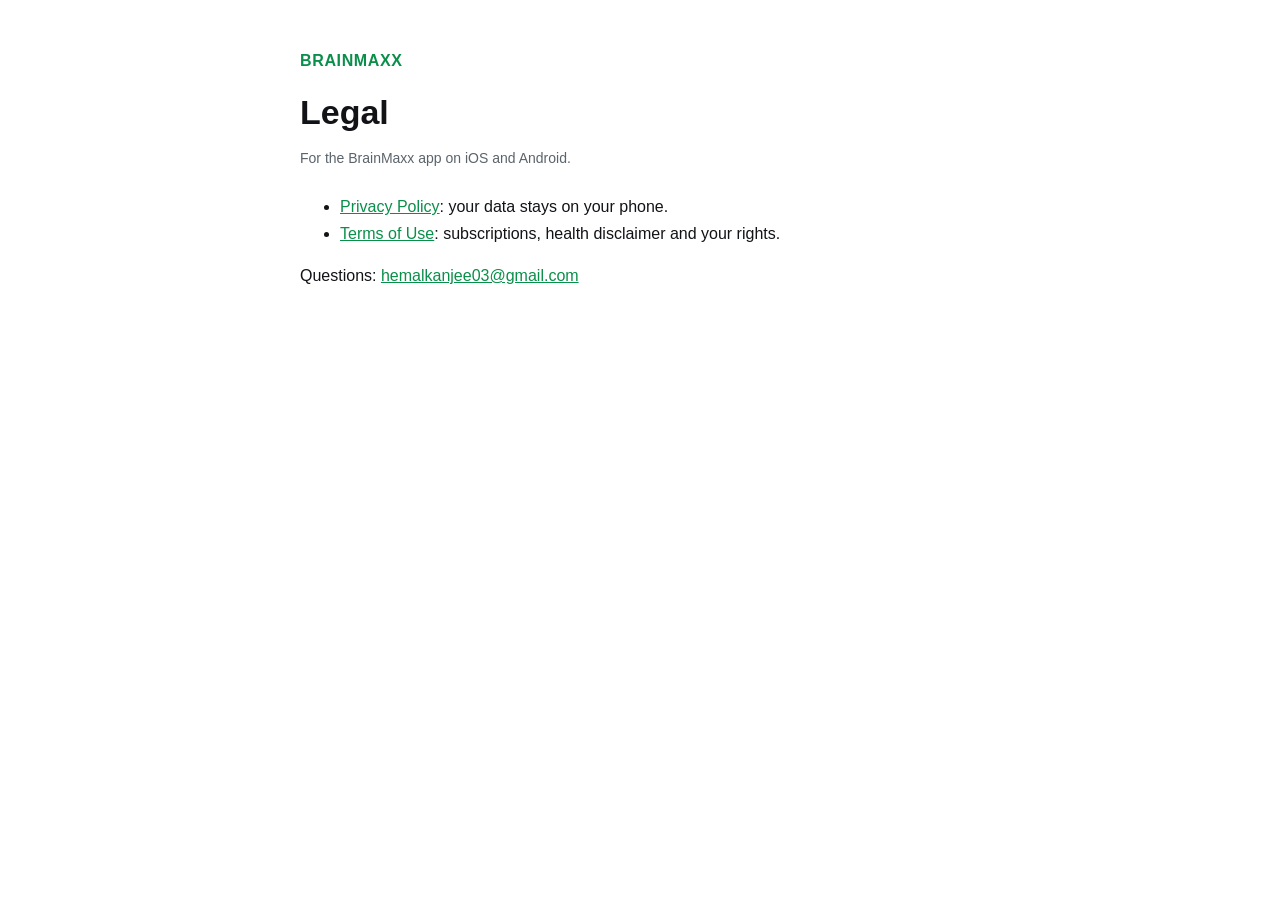
<file: index.html>
<!doctype html>
<html lang="en">
<head>
<meta charset="utf-8">
<meta name="viewport" content="width=device-width, initial-scale=1">
<title>BrainMaxx Legal</title>
<meta name="description" content="Privacy Policy and Terms of Use for the BrainMaxx app.">
<link rel="stylesheet" href="style.css">
</head>
<body>
<main>
<a class="brand" href="index.html">BRAINMAXX</a>
<h1>Legal</h1>
<p class="meta">For the BrainMaxx app on iOS and Android.</p>
<ul>
<li><a href="privacy.html">Privacy Policy</a>: your data stays on your phone.</li>
<li><a href="terms.html">Terms of Use</a>: subscriptions, health disclaimer and your rights.</li>
</ul>
<p>Questions: <a href="mailto:hemalkanjee03@gmail.com">hemalkanjee03@gmail.com</a></p>
</main>
</body>
</html>
</file>
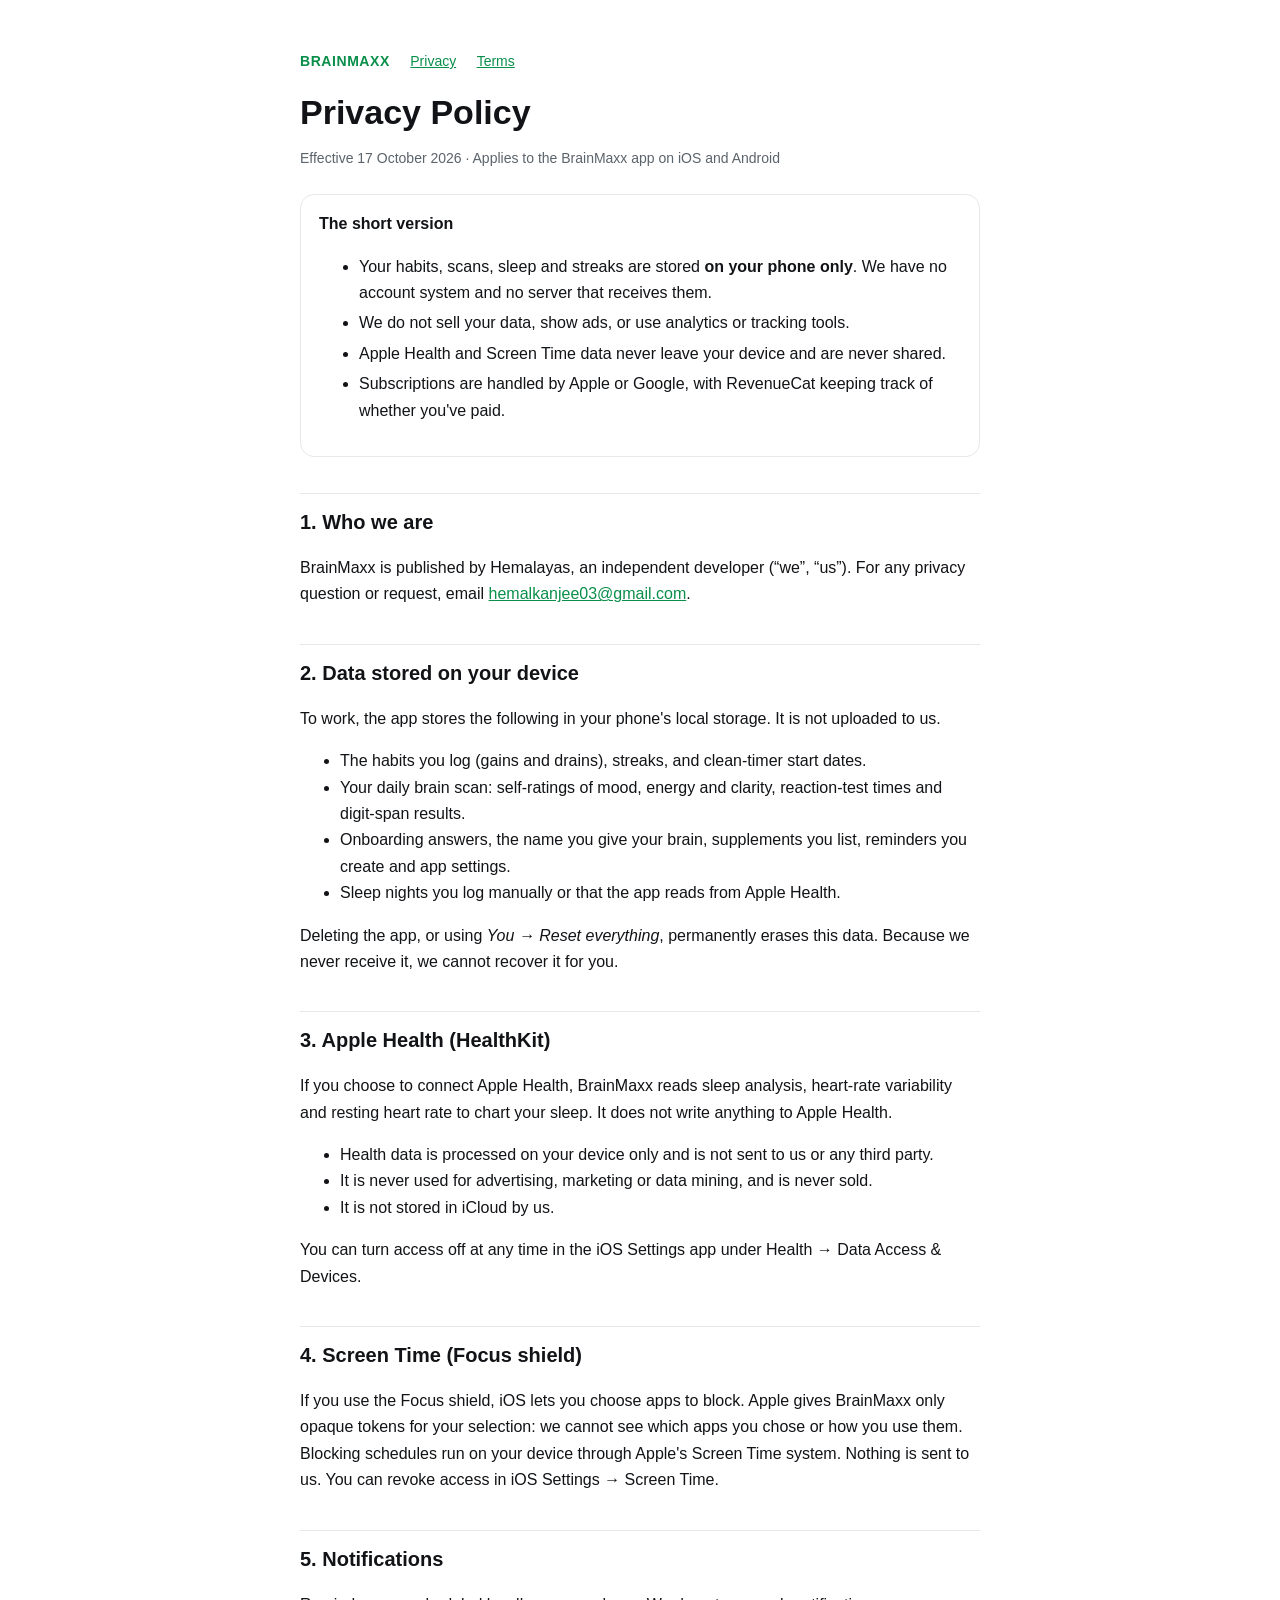
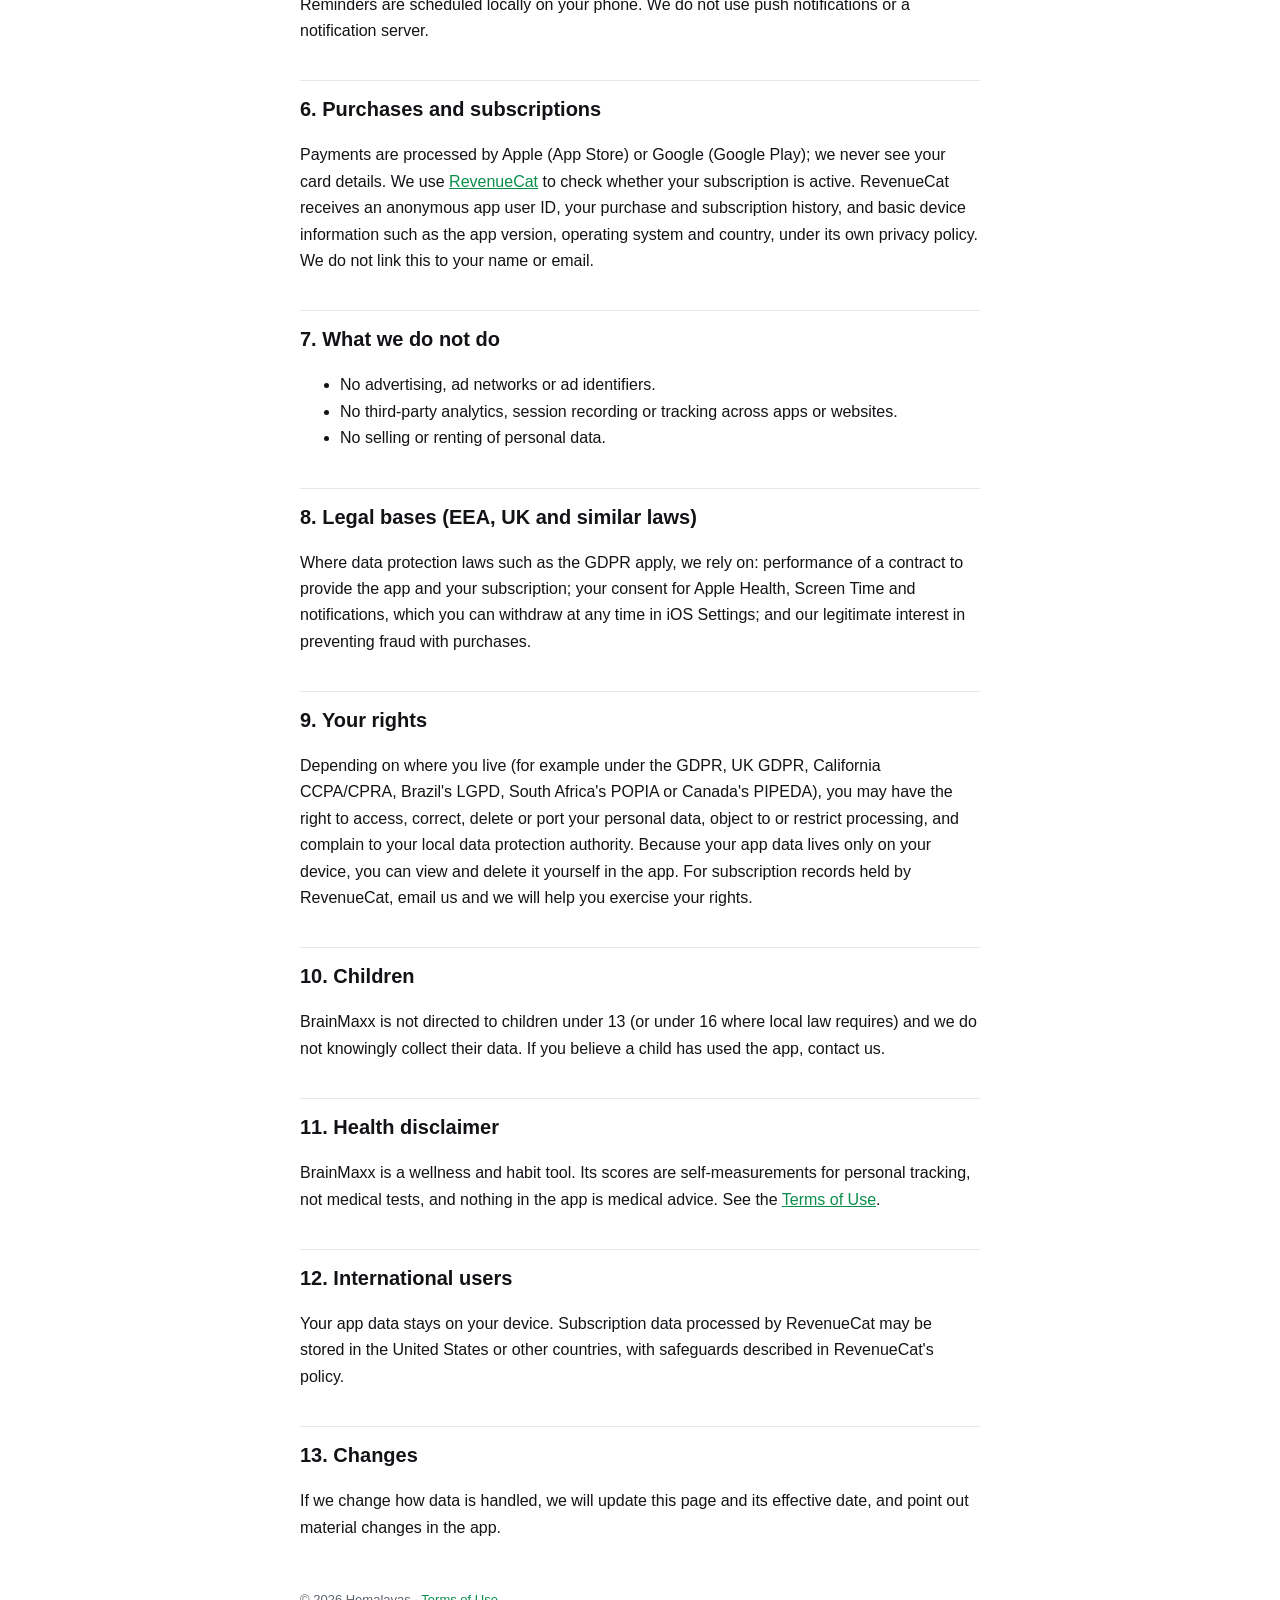
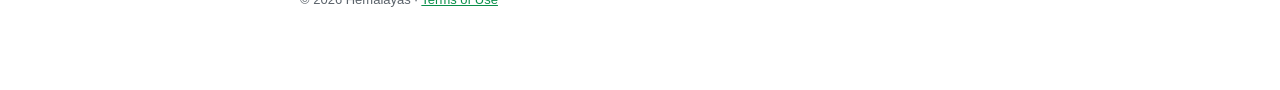
<file: privacy.html>
<!doctype html>
<html lang="en">
<head>
<meta charset="utf-8">
<meta name="viewport" content="width=device-width, initial-scale=1">
<title>BrainMaxx Privacy Policy</title>
<meta name="description" content="How the BrainMaxx app handles your data.">
<link rel="stylesheet" href="style.css">
</head>
<body>
<main>
<nav><a class="brand" href="index.html">BRAINMAXX</a> <a href="privacy.html">Privacy</a> <a href="terms.html">Terms</a></nav>
<h1>Privacy Policy</h1>
<p class="meta">Effective 17 October 2026 · Applies to the BrainMaxx app on iOS and Android</p>

<div class="summary">
<strong>The short version</strong>
<ul>
<li>Your habits, scans, sleep and streaks are stored <strong>on your phone only</strong>. We have no account system and no server that receives them.</li>
<li>We do not sell your data, show ads, or use analytics or tracking tools.</li>
<li>Apple Health and Screen Time data never leave your device and are never shared.</li>
<li>Subscriptions are handled by Apple or Google, with RevenueCat keeping track of whether you've paid.</li>
</ul>
</div>

<h2>1. Who we are</h2>
<p>BrainMaxx is published by Hemalayas, an independent developer (“we”, “us”). For any privacy question or request, email <a href="mailto:hemalkanjee03@gmail.com">hemalkanjee03@gmail.com</a>.</p>

<h2>2. Data stored on your device</h2>
<p>To work, the app stores the following in your phone's local storage. It is not uploaded to us.</p>
<ul>
<li>The habits you log (gains and drains), streaks, and clean-timer start dates.</li>
<li>Your daily brain scan: self-ratings of mood, energy and clarity, reaction-test times and digit-span results.</li>
<li>Onboarding answers, the name you give your brain, supplements you list, reminders you create and app settings.</li>
<li>Sleep nights you log manually or that the app reads from Apple Health.</li>
</ul>
<p>Deleting the app, or using <em>You → Reset everything</em>, permanently erases this data. Because we never receive it, we cannot recover it for you.</p>

<h2>3. Apple Health (HealthKit)</h2>
<p>If you choose to connect Apple Health, BrainMaxx reads sleep analysis, heart-rate variability and resting heart rate to chart your sleep. It does not write anything to Apple Health.</p>
<ul>
<li>Health data is processed on your device only and is not sent to us or any third party.</li>
<li>It is never used for advertising, marketing or data mining, and is never sold.</li>
<li>It is not stored in iCloud by us.</li>
</ul>
<p>You can turn access off at any time in the iOS Settings app under Health → Data Access &amp; Devices.</p>

<h2>4. Screen Time (Focus shield)</h2>
<p>If you use the Focus shield, iOS lets you choose apps to block. Apple gives BrainMaxx only opaque tokens for your selection: we cannot see which apps you chose or how you use them. Blocking schedules run on your device through Apple's Screen Time system. Nothing is sent to us. You can revoke access in iOS Settings → Screen Time.</p>

<h2>5. Notifications</h2>
<p>Reminders are scheduled locally on your phone. We do not use push notifications or a notification server.</p>

<h2>6. Purchases and subscriptions</h2>
<p>Payments are processed by Apple (App Store) or Google (Google Play); we never see your card details. We use <a href="https://www.revenuecat.com/privacy">RevenueCat</a> to check whether your subscription is active. RevenueCat receives an anonymous app user ID, your purchase and subscription history, and basic device information such as the app version, operating system and country, under its own privacy policy. We do not link this to your name or email.</p>

<h2>7. What we do not do</h2>
<ul>
<li>No advertising, ad networks or ad identifiers.</li>
<li>No third-party analytics, session recording or tracking across apps or websites.</li>
<li>No selling or renting of personal data.</li>
</ul>

<h2>8. Legal bases (EEA, UK and similar laws)</h2>
<p>Where data protection laws such as the GDPR apply, we rely on: performance of a contract to provide the app and your subscription; your consent for Apple Health, Screen Time and notifications, which you can withdraw at any time in iOS Settings; and our legitimate interest in preventing fraud with purchases.</p>

<h2>9. Your rights</h2>
<p>Depending on where you live (for example under the GDPR, UK GDPR, California CCPA/CPRA, Brazil's LGPD, South Africa's POPIA or Canada's PIPEDA), you may have the right to access, correct, delete or port your personal data, object to or restrict processing, and complain to your local data protection authority. Because your app data lives only on your device, you can view and delete it yourself in the app. For subscription records held by RevenueCat, email us and we will help you exercise your rights.</p>

<h2>10. Children</h2>
<p>BrainMaxx is not directed to children under 13 (or under 16 where local law requires) and we do not knowingly collect their data. If you believe a child has used the app, contact us.</p>

<h2>11. Health disclaimer</h2>
<p>BrainMaxx is a wellness and habit tool. Its scores are self-measurements for personal tracking, not medical tests, and nothing in the app is medical advice. See the <a href="terms.html">Terms of Use</a>.</p>

<h2>12. International users</h2>
<p>Your app data stays on your device. Subscription data processed by RevenueCat may be stored in the United States or other countries, with safeguards described in RevenueCat's policy.</p>

<h2>13. Changes</h2>
<p>If we change how data is handled, we will update this page and its effective date, and point out material changes in the app.</p>

<footer>© 2026 Hemalayas · <a href="terms.html">Terms of Use</a></footer>
</main>
</body>
</html>
</file>
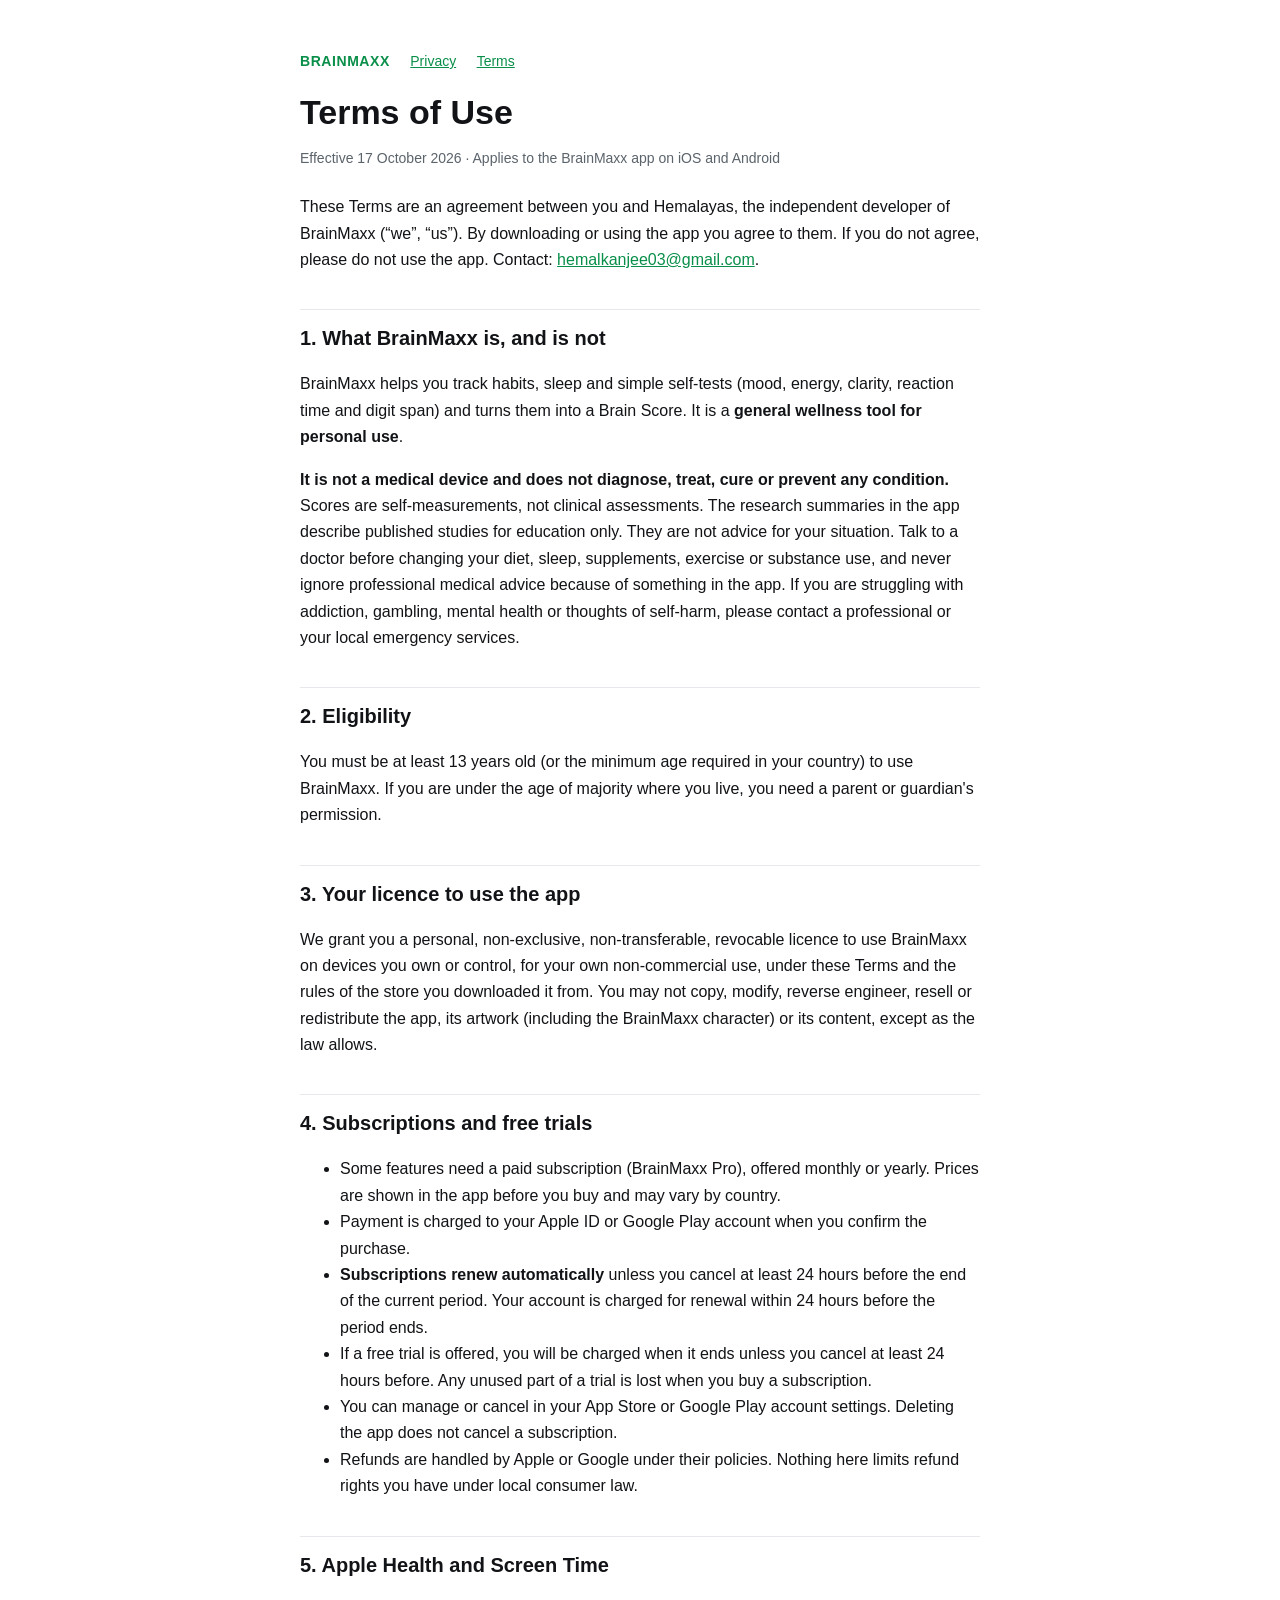
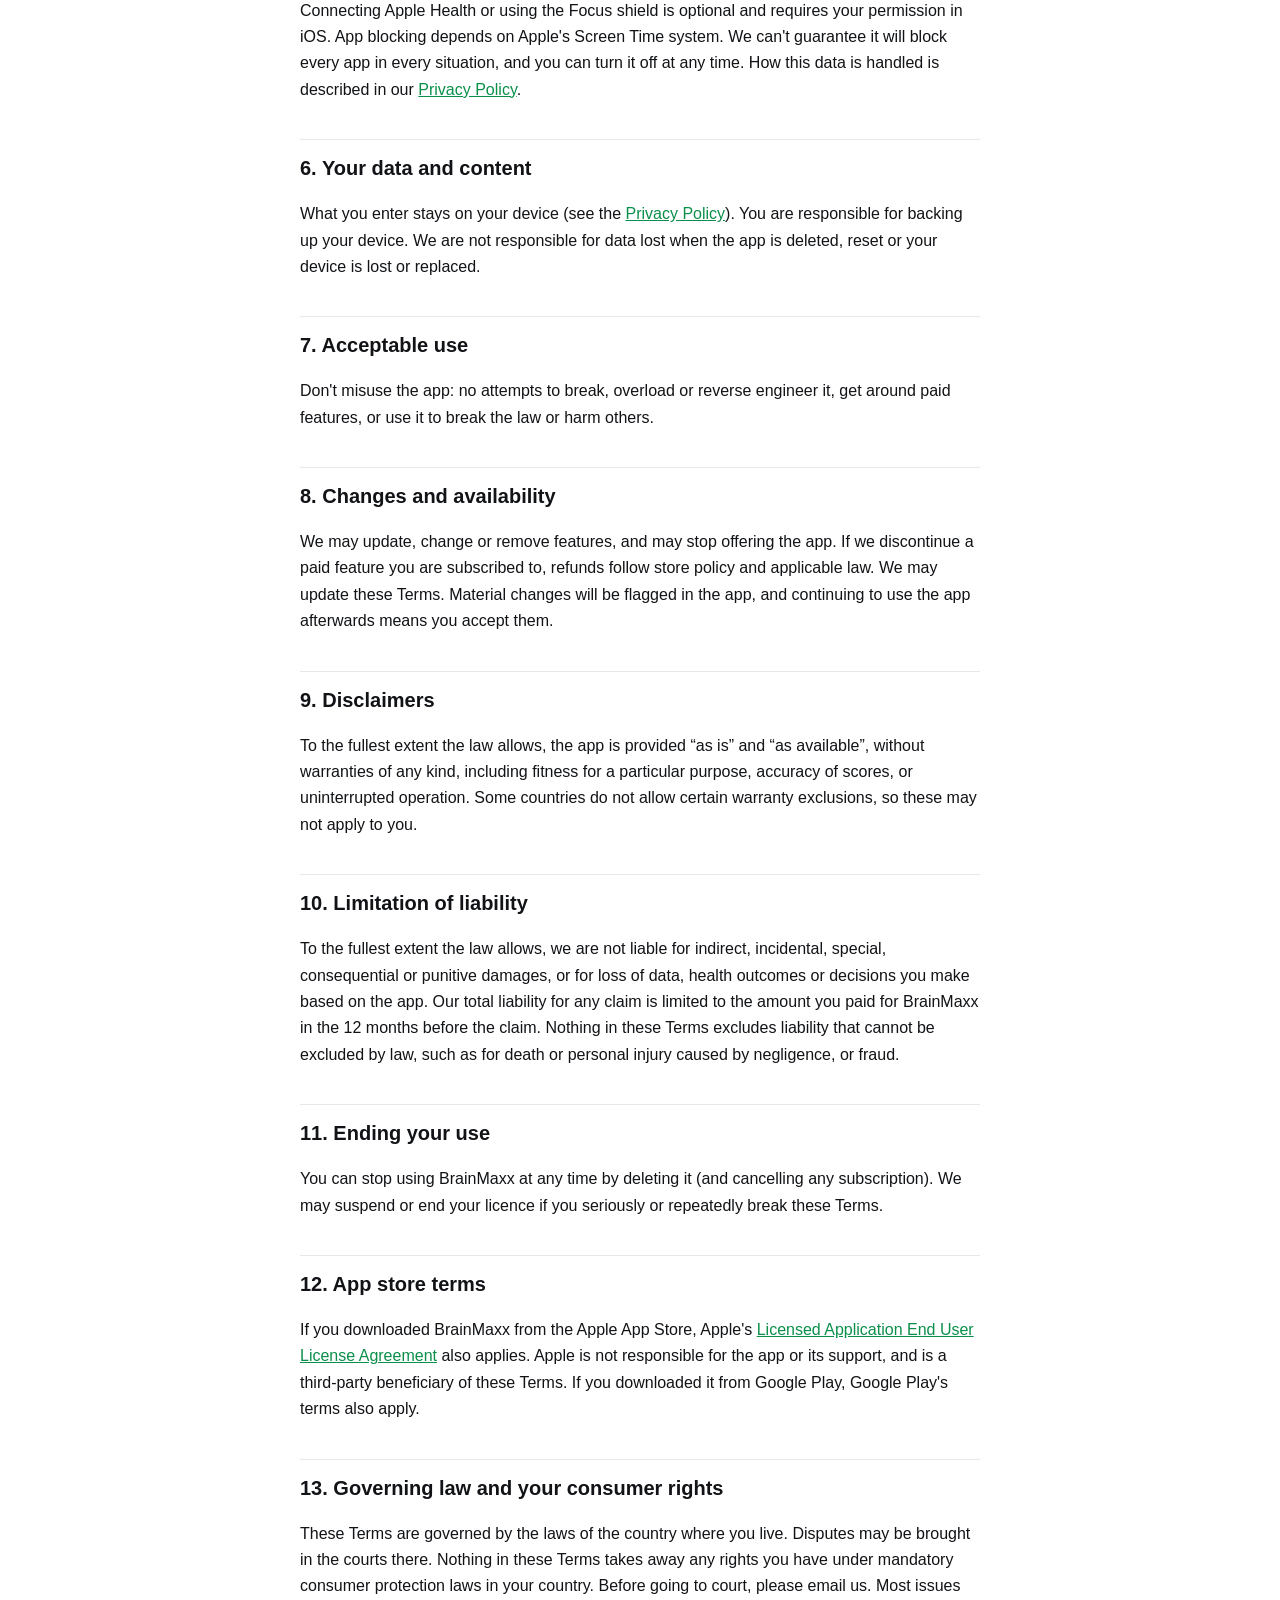
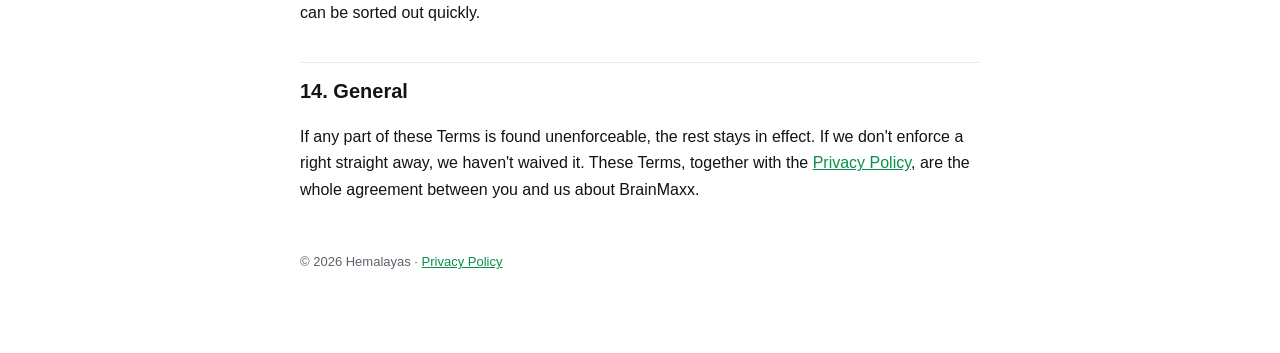
<file: terms.html>
<!doctype html>
<html lang="en">
<head>
<meta charset="utf-8">
<meta name="viewport" content="width=device-width, initial-scale=1">
<title>BrainMaxx Terms of Use</title>
<meta name="description" content="The terms for using the BrainMaxx app.">
<link rel="stylesheet" href="style.css">
</head>
<body>
<main>
<nav><a class="brand" href="index.html">BRAINMAXX</a> <a href="privacy.html">Privacy</a> <a href="terms.html">Terms</a></nav>
<h1>Terms of Use</h1>
<p class="meta">Effective 17 October 2026 · Applies to the BrainMaxx app on iOS and Android</p>

<p>These Terms are an agreement between you and Hemalayas, the independent developer of BrainMaxx (“we”, “us”). By downloading or using the app you agree to them. If you do not agree, please do not use the app. Contact: <a href="mailto:hemalkanjee03@gmail.com">hemalkanjee03@gmail.com</a>.</p>

<h2>1. What BrainMaxx is, and is not</h2>
<p>BrainMaxx helps you track habits, sleep and simple self-tests (mood, energy, clarity, reaction time and digit span) and turns them into a Brain Score. It is a <strong>general wellness tool for personal use</strong>.</p>
<p><strong>It is not a medical device and does not diagnose, treat, cure or prevent any condition.</strong> Scores are self-measurements, not clinical assessments. The research summaries in the app describe published studies for education only. They are not advice for your situation. Talk to a doctor before changing your diet, sleep, supplements, exercise or substance use, and never ignore professional medical advice because of something in the app. If you are struggling with addiction, gambling, mental health or thoughts of self-harm, please contact a professional or your local emergency services.</p>

<h2>2. Eligibility</h2>
<p>You must be at least 13 years old (or the minimum age required in your country) to use BrainMaxx. If you are under the age of majority where you live, you need a parent or guardian's permission.</p>

<h2>3. Your licence to use the app</h2>
<p>We grant you a personal, non-exclusive, non-transferable, revocable licence to use BrainMaxx on devices you own or control, for your own non-commercial use, under these Terms and the rules of the store you downloaded it from. You may not copy, modify, reverse engineer, resell or redistribute the app, its artwork (including the BrainMaxx character) or its content, except as the law allows.</p>

<h2>4. Subscriptions and free trials</h2>
<ul>
<li>Some features need a paid subscription (BrainMaxx Pro), offered monthly or yearly. Prices are shown in the app before you buy and may vary by country.</li>
<li>Payment is charged to your Apple ID or Google Play account when you confirm the purchase.</li>
<li><strong>Subscriptions renew automatically</strong> unless you cancel at least 24 hours before the end of the current period. Your account is charged for renewal within 24 hours before the period ends.</li>
<li>If a free trial is offered, you will be charged when it ends unless you cancel at least 24 hours before. Any unused part of a trial is lost when you buy a subscription.</li>
<li>You can manage or cancel in your App Store or Google Play account settings. Deleting the app does not cancel a subscription.</li>
<li>Refunds are handled by Apple or Google under their policies. Nothing here limits refund rights you have under local consumer law.</li>
</ul>

<h2>5. Apple Health and Screen Time</h2>
<p>Connecting Apple Health or using the Focus shield is optional and requires your permission in iOS. App blocking depends on Apple's Screen Time system. We can't guarantee it will block every app in every situation, and you can turn it off at any time. How this data is handled is described in our <a href="privacy.html">Privacy Policy</a>.</p>

<h2>6. Your data and content</h2>
<p>What you enter stays on your device (see the <a href="privacy.html">Privacy Policy</a>). You are responsible for backing up your device. We are not responsible for data lost when the app is deleted, reset or your device is lost or replaced.</p>

<h2>7. Acceptable use</h2>
<p>Don't misuse the app: no attempts to break, overload or reverse engineer it, get around paid features, or use it to break the law or harm others.</p>

<h2>8. Changes and availability</h2>
<p>We may update, change or remove features, and may stop offering the app. If we discontinue a paid feature you are subscribed to, refunds follow store policy and applicable law. We may update these Terms. Material changes will be flagged in the app, and continuing to use the app afterwards means you accept them.</p>

<h2>9. Disclaimers</h2>
<p>To the fullest extent the law allows, the app is provided “as is” and “as available”, without warranties of any kind, including fitness for a particular purpose, accuracy of scores, or uninterrupted operation. Some countries do not allow certain warranty exclusions, so these may not apply to you.</p>

<h2>10. Limitation of liability</h2>
<p>To the fullest extent the law allows, we are not liable for indirect, incidental, special, consequential or punitive damages, or for loss of data, health outcomes or decisions you make based on the app. Our total liability for any claim is limited to the amount you paid for BrainMaxx in the 12 months before the claim. Nothing in these Terms excludes liability that cannot be excluded by law, such as for death or personal injury caused by negligence, or fraud.</p>

<h2>11. Ending your use</h2>
<p>You can stop using BrainMaxx at any time by deleting it (and cancelling any subscription). We may suspend or end your licence if you seriously or repeatedly break these Terms.</p>

<h2>12. App store terms</h2>
<p>If you downloaded BrainMaxx from the Apple App Store, Apple's <a href="https://www.apple.com/legal/internet-services/itunes/dev/stdeula/">Licensed Application End User License Agreement</a> also applies. Apple is not responsible for the app or its support, and is a third-party beneficiary of these Terms. If you downloaded it from Google Play, Google Play's terms also apply.</p>

<h2>13. Governing law and your consumer rights</h2>
<p>These Terms are governed by the laws of the country where you live. Disputes may be brought in the courts there. Nothing in these Terms takes away any rights you have under mandatory consumer protection laws in your country. Before going to court, please email us. Most issues can be sorted out quickly.</p>

<h2>14. General</h2>
<p>If any part of these Terms is found unenforceable, the rest stays in effect. If we don't enforce a right straight away, we haven't waived it. These Terms, together with the <a href="privacy.html">Privacy Policy</a>, are the whole agreement between you and us about BrainMaxx.</p>

<footer>© 2026 Hemalayas · <a href="privacy.html">Privacy Policy</a></footer>
</main>
</body>
</html>
</file>
<file: style.css>
:root { --bg: #ffffff; --text: #111316; --sub: #5b636b; --line: #e6e8eb; --accent: #0a8f4a; }
@media (prefers-color-scheme: dark) { :root { --bg: #000000; --text: #f5f5f5; --sub: #9a9fa5; --line: #1e2123; --accent: #39ff88; } }
* { box-sizing: border-box; }
body { margin: 0; background: var(--bg); color: var(--text); font: 16px/1.65 -apple-system, BlinkMacSystemFont, "Segoe UI", Roboto, sans-serif; }
main { max-width: 720px; margin: 0 auto; padding: 48px 20px 80px; }
.brand { font-weight: 800; letter-spacing: 0.04em; color: var(--accent); text-decoration: none; }
h1 { font-size: 34px; line-height: 1.2; margin: 18px 0 4px; }
h2 { font-size: 20px; margin: 36px 0 8px; padding-top: 12px; border-top: 1px solid var(--line); }
.meta { color: var(--sub); font-size: 14px; margin-bottom: 24px; }
.summary { border: 1px solid var(--line); border-radius: 14px; padding: 16px 18px; }
.summary li { margin: 4px 0; }
a { color: var(--accent); }
nav a { margin-right: 16px; font-size: 14px; }
footer { margin-top: 48px; color: var(--sub); font-size: 13px; }
</file>
